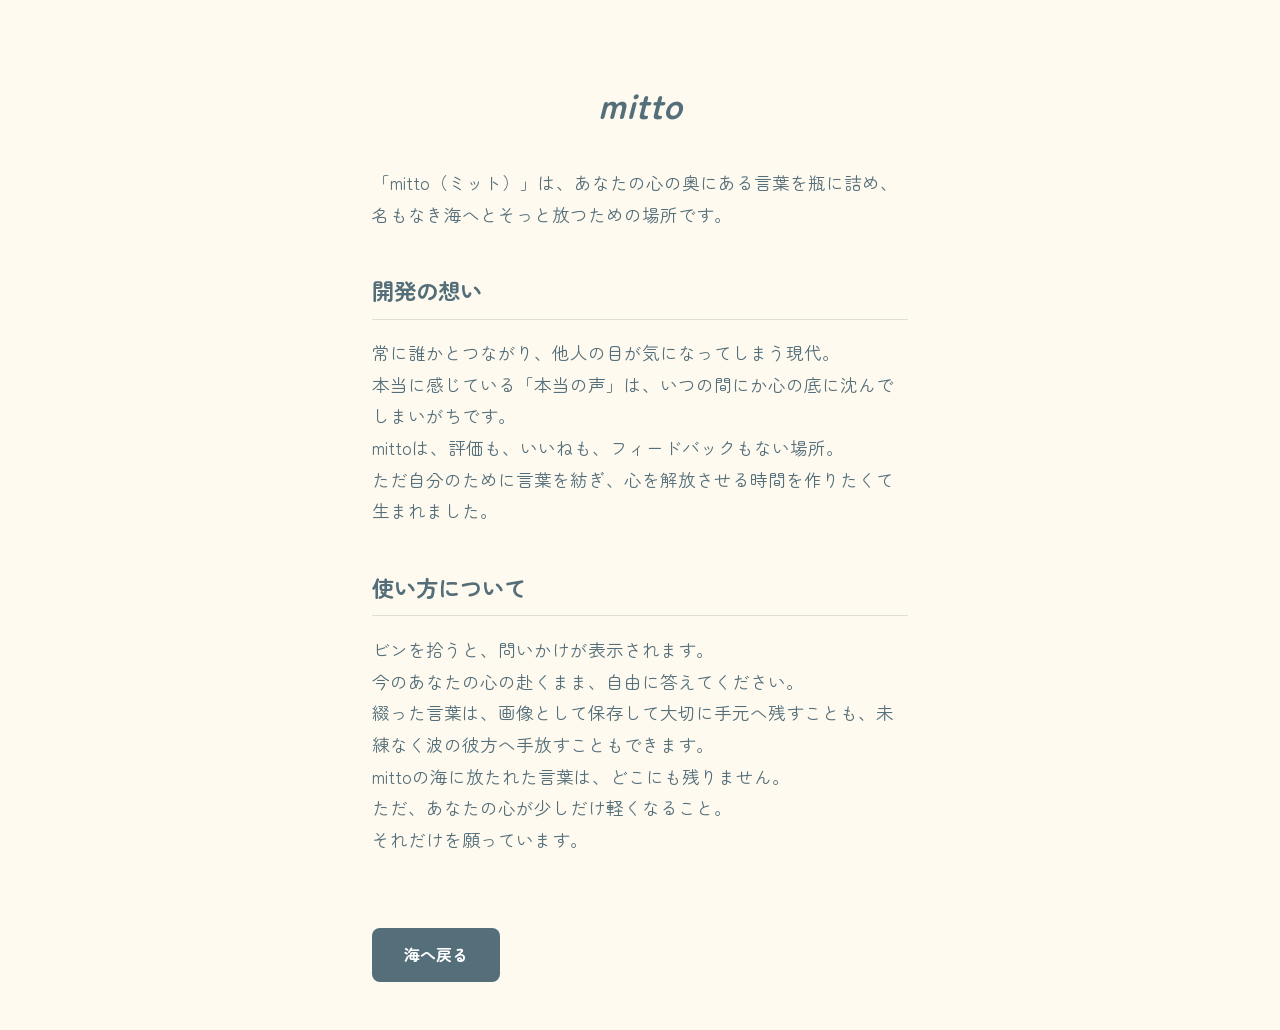
<file: about.html>
<!DOCTYPE html>
<html lang="ja">

<head>
    <meta charset="UTF-8">
    <meta name="viewport" content="width=device-width, initial-scale=1.0">

    <title>mittoについて | 心を解き放つボトルメール</title>

    <!-- Google Fonts: Zen Maru Gothic -->
    <link rel="preconnect" href="https://fonts.googleapis.com">
    <link rel="preconnect" href="https://fonts.gstatic.com" crossorigin>
    <link href="https://fonts.googleapis.com/css2?family=Zen+Maru+Gothic:wght@400;500;700&display=swap"
        rel="stylesheet">

    <style>
        :root {
            --c-sand: #fefaef;
            --c-text: #546E7A;
            --font-main: 'Zen Maru Gothic', sans-serif;
        }

        body {
            font-family: var(--font-main);
            background-color: var(--c-sand);
            color: var(--c-text);
            margin: 0;
            padding: 0;
            line-height: 1.8;
            min-height: 100vh;
            min-height: 100dvh;
            display: flex;
            flex-direction: column;
            align-items: center;
        }

        .container {
            max-width: 600px;
            width: 100%;
            padding: 3rem 2rem;
            box-sizing: border-box;
        }

        h1 {
            font-size: 2.2rem;
            font-weight: 700;
            font-style: italic;
            text-align: center;
            margin-bottom: 2rem;
        }

        h2 {
            font-size: 1.4rem;
            margin-top: 2.5rem;
            margin-bottom: 1rem;
            border-bottom: 1px solid rgba(84, 110, 122, 0.2);
            padding-bottom: 0.5rem;
        }

        p {
            font-size: 1.1rem;
            margin-bottom: 1.5rem;
        }

        .back-btn {
            display: inline-block;
            margin-top: 3rem;
            padding: 0.8rem 2rem;
            background: #546E7A;
            color: white;
            text-decoration: none;
            border-radius: 8px;
            font-weight: bold;
            transition: opacity 0.2s;
            text-align: center;
        }

        .back-btn:hover {
            opacity: 0.8;
        }

        @media (max-width: 480px) {
            .container {
                padding: 2rem 1.5rem;
            }
        }
    </style>
</head>

<body>
    <div class="container">
        <h1>mitto</h1>

        <p>「mitto（ミット）」は、あなたの心の奥にある言葉を瓶に詰め、名もなき海へとそっと放つための場所です。</p>

        <h2>開発の想い</h2>
        <p>常に誰かとつながり、他人の目が気になってしまう現代。<br>
            本当に感じている「本当の声」は、いつの間にか心の底に沈んでしまいがちです。<br>
            mittoは、評価も、いいねも、フィードバックもない場所。<br>
            ただ自分のために言葉を紡ぎ、心を解放させる時間を作りたくて生まれました。</p>

        <h2>使い方について</h2>
        <p>ビンを拾うと、問いかけが表示されます。<br>
            今のあなたの心の赴くまま、自由に答えてください。<br>
            綴った言葉は、画像として保存して大切に手元へ残すことも、未練なく波の彼方へ手放すこともできます。<br>
            mittoの海に放たれた言葉は、どこにも残りません。<br>
            ただ、あなたの心が少しだけ軽くなること。<br>
            それだけを願っています。</p>

        <a href="index.html" class="back-btn">海へ戻る</a>
    </div>
</body>

</html>
</file>
